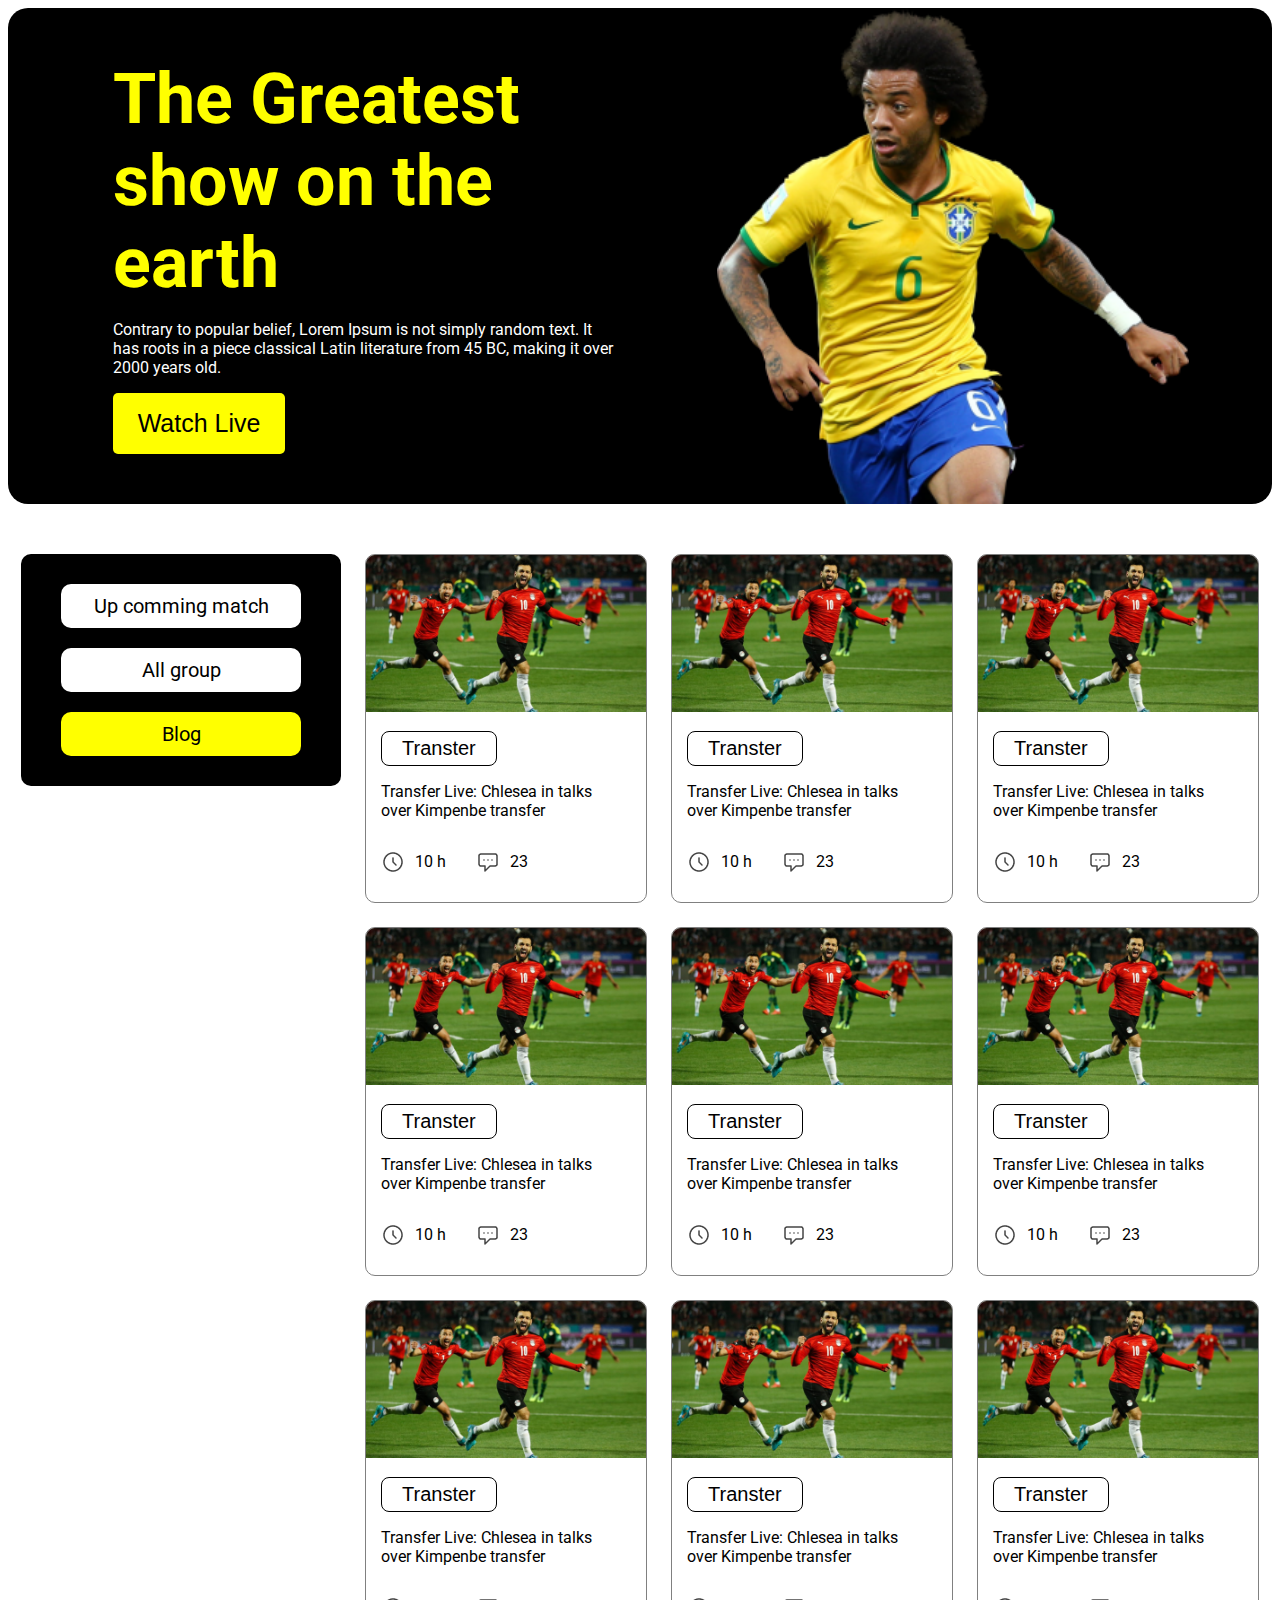
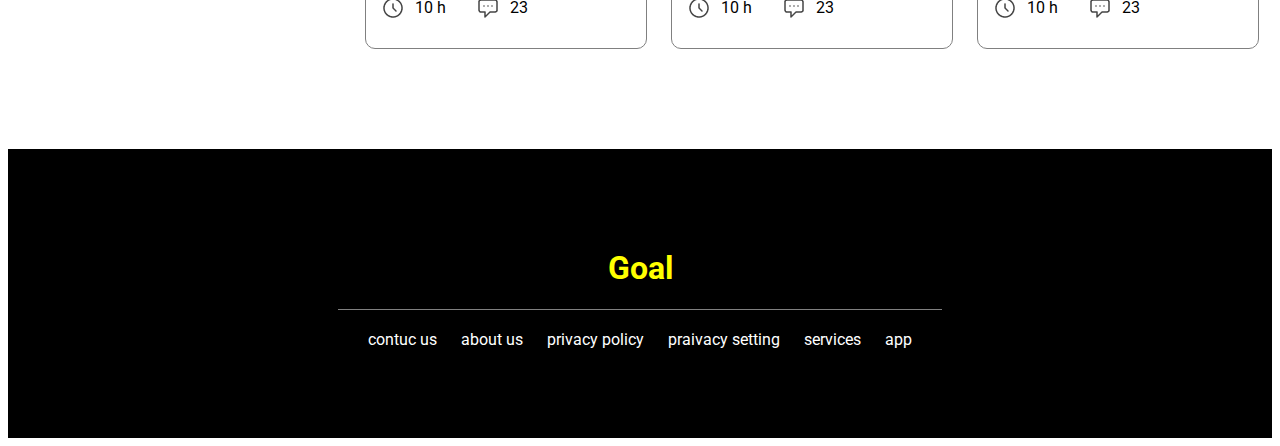
<file: index.html>
<!DOCTYPE html>
<html lang="en">

<head>
    <meta charset="UTF-8">
    <meta http-equiv="X-UA-Compatible" content="IE=edge">
    <meta name="viewport" content="width=device-width, initial-scale=1.0">
    <title>World Cup</title>
    <!------------------- stylesheet link ------------------>
    <link rel="stylesheet" href="style.css">
    <!------------------- google font link ----------------->
    <link rel="preconnect" href="https://fonts.googleapis.com">
    <link rel="preconnect" href="https://fonts.gstatic.com" crossorigin>
    <link href="https://fonts.googleapis.com/css2?family=Poppins&family=Roboto&family=The+Nautigal&display=swap"
        rel="stylesheet">
    <!--------------------- icon links --------------------->
    <link rel="stylesheet"
        href="https://fonts.googleapis.com/css2?family=Material+Symbols+Outlined:opsz,wght,FILL,GRAD@20..48,100..700,0..1,-50..200" />

    <link rel="stylesheet" href="https://cdnjs.cloudflare.com/ajax/libs/font-awesome/6.1.1/css/all.min.css"
        integrity="sha512-KfkfwYDsLkIlwQp6LFnl8zNdLGxu9YAA1QvwINks4PhcElQSvqcyVLLD9aMhXd13uQjoXtEKNosOWaZqXgel0g=="
        crossorigin="anonymous" referrerpolicy="no-referrer" />
</head>

<body>
    <!------------------- payer banner ------------------->
    <section class="player-banner">
        <div class="banner">
            <div class="player-info">
                <h1 class="banner-titel">The Greatest <br>show on the <br>earth</h1>
                <p class="banner-p">Contrary to popular belief, Lorem Ipsum is not simply random text. It has roots
                    in a piece
                    classical Latin literature from 45 BC, making it over
                    2000 years old.
                </p>
                <button class="watch-button">Watch Live
                    <i class="fa-solid fa-angle-right"></i>
                </button>
            </div>
            <div class="player-image"><img src="assets/Banner Image.png" alt=""></div>
        </div>
    </section>
    <!----------------- main big portion ------------------->
    <main class="main-portion">
        <section class="big-portion">
            <nav class="left-navigations">
                <div class="navigations">
                    <a class="link-button" href="sec-index.html">Up comming
                        match</a>
                    <a class="link-button" href="">All group</a>
                    <a class="link-button red-button" href="index.html">Blog</a>
                </div>
            </nav>
            <div class="right-cards">
                <div class="card">
                    <div> <img class="card-image" src="assets/Blog Image.png" alt=""></div>
                    <div class="card-info">
                        <div><button class="transfer-button">Transter</button></div>
                        <p>Transfer Live: Chlesea in talks <br>over Kimpenbe transfer</p>
                        <div class="card-bottom-info">
                            <img src="assets/Time Icon.png" alt="">
                            <p>10 h</p>
                            <img src="assets/Chat Icon.png" alt="">
                            <p>23</p>
                        </div>
                    </div>
                </div>
                <div class="card">
                    <div> <img class="card-image" src="assets/Blog Image.png" alt=""></div>
                    <div class="card-info">
                        <div><button class="transfer-button">Transter</button></div>
                        <p>Transfer Live: Chlesea in talks <br>over Kimpenbe transfer</p>
                        <div class="card-bottom-info">
                            <img src="assets/Time Icon.png" alt="">
                            <p>10 h</p>
                            <img src="assets/Chat Icon.png" alt="">
                            <p>23</p>
                        </div>
                    </div>
                </div>
                <div class="card">
                    <div> <img class="card-image" src="assets/Blog Image.png" alt=""></div>
                    <div class="card-info">
                        <div><button class="transfer-button">Transter</button></div>
                        <p>Transfer Live: Chlesea in talks <br>over Kimpenbe transfer</p>
                        <div class="card-bottom-info">
                            <img src="assets/Time Icon.png" alt="">
                            <p>10 h</p>
                            <img src="assets/Chat Icon.png" alt="">
                            <p>23</p>
                        </div>
                    </div>
                </div>
                <div class="card">
                    <div> <img class="card-image" src="assets/Blog Image.png" alt=""></div>
                    <div class="card-info">
                        <div><button class="transfer-button">Transter</button></div>
                        <p>Transfer Live: Chlesea in talks <br>over Kimpenbe transfer</p>
                        <div class="card-bottom-info">
                            <img src="assets/Time Icon.png" alt="">
                            <p>10 h</p>
                            <img src="assets/Chat Icon.png" alt="">
                            <p>23</p>
                        </div>
                    </div>
                </div>
                <div class="card">
                    <div> <img class="card-image" src="assets/Blog Image.png" alt=""></div>
                    <div class="card-info">
                        <div><button class="transfer-button">Transter</button></div>
                        <p>Transfer Live: Chlesea in talks <br>over Kimpenbe transfer</p>
                        <div class="card-bottom-info">
                            <img src="assets/Time Icon.png" alt="">
                            <p>10 h</p>
                            <img src="assets/Chat Icon.png" alt="">
                            <p>23</p>
                        </div>
                    </div>
                </div>
                <div class="card">
                    <div> <img class="card-image" src="assets/Blog Image.png" alt=""></div>
                    <div class="card-info">
                        <div><button class="transfer-button">Transter</button></div>
                        <p>Transfer Live: Chlesea in talks <br>over Kimpenbe transfer</p>
                        <div class="card-bottom-info">
                            <img src="assets/Time Icon.png" alt="">
                            <p>10 h</p>
                            <img src="assets/Chat Icon.png" alt="">
                            <p>23</p>
                        </div>
                    </div>
                </div>
                <div class="card last-3">
                    <div> <img class="card-image" src="assets/Blog Image.png" alt=""></div>
                    <div class="card-info">
                        <div><button class="transfer-button">Transter</button></div>
                        <p>Transfer Live: Chlesea in talks <br>over Kimpenbe transfer</p>
                        <div class="card-bottom-info">
                            <img src="assets/Time Icon.png" alt="">
                            <p>10 h</p>
                            <img src="assets/Chat Icon.png" alt="">
                            <p>23</p>
                        </div>
                    </div>
                </div>
                <div class="card last-3">
                    <div> <img class="card-image" src="assets/Blog Image.png" alt=""></div>
                    <div class="card-info">
                        <div><button class="transfer-button">Transter</button></div>
                        <p>Transfer Live: Chlesea in talks <br>over Kimpenbe transfer</p>
                        <div class="card-bottom-info">
                            <img src="assets/Time Icon.png" alt="">
                            <p>10 h</p>
                            <img src="assets/Chat Icon.png" alt="">
                            <p>23</p>
                        </div>
                    </div>
                </div>
                <div class="card last-3">
                    <div> <img class="card-image" src="assets/Blog Image.png" alt=""></div>
                    <div class="card-info">
                        <div><button class="transfer-button">Transter</button></div>
                        <p>Transfer Live: Chlesea in talks <br>over Kimpenbe transfer</p>
                        <div class="card-bottom-info">
                            <img src="assets/Time Icon.png" alt="">
                            <p>10 h</p>
                            <img src="assets/Chat Icon.png" alt="">
                            <p>23</p>
                        </div>
                    </div>
                </div>
            </div>
            <div class="view-all-part">
                <a class="view-link-button" href="">View All</a>
            </div>
        </section>
    </main>
    <!---------------------- footer ----------------------->
    <footer class="footer-portion">
        <div class="footer-part">
            <h1 class="goal">Goal</h1>
            <div class="short-links">
                <a class="footer-link" href="https://github.com/" target="_blank">contuc us</a>
                <a class="footer-link" href="https://github.com/" target="_blank">about us</a>
                <a class="footer-link" href="https://github.com/" target="_blank">privacy policy</a>
                <a class="footer-link" href="https://github.com/" target="_blank">praivacy setting </a>
                <a class="footer-link" href="https://github.com/" target="_blank">services</a>
                <a class="footer-link" href="https://github.com/" target="_blank">app</a>
            </div>
            <div class="icons">
                <a href="https://github.com/" target="_blank"><i class=" social-icon fa-brands fa-facebook-square"></i>
                </a>
                <a href="https://github.com/" target="_blank"><i class=" social-icon fa-brands fa-linkedin"></i> </a>
                <a href="https://github.com/" target="_blank"><i class=" social-icon fa-brands fa-instagram"></i> </a>
                <a href="https://github.com/" target="_blank"><i class=" social-icon fa-brands fa-twitter-square"></i>
                </a>
                <a href="https://github.com/" target="_blank"><i
                        class=" social-icon fa-brands fa-google-plus-square"></i> </a>
            </div>
        </div>
    </footer>
</body>

</html>
</file>
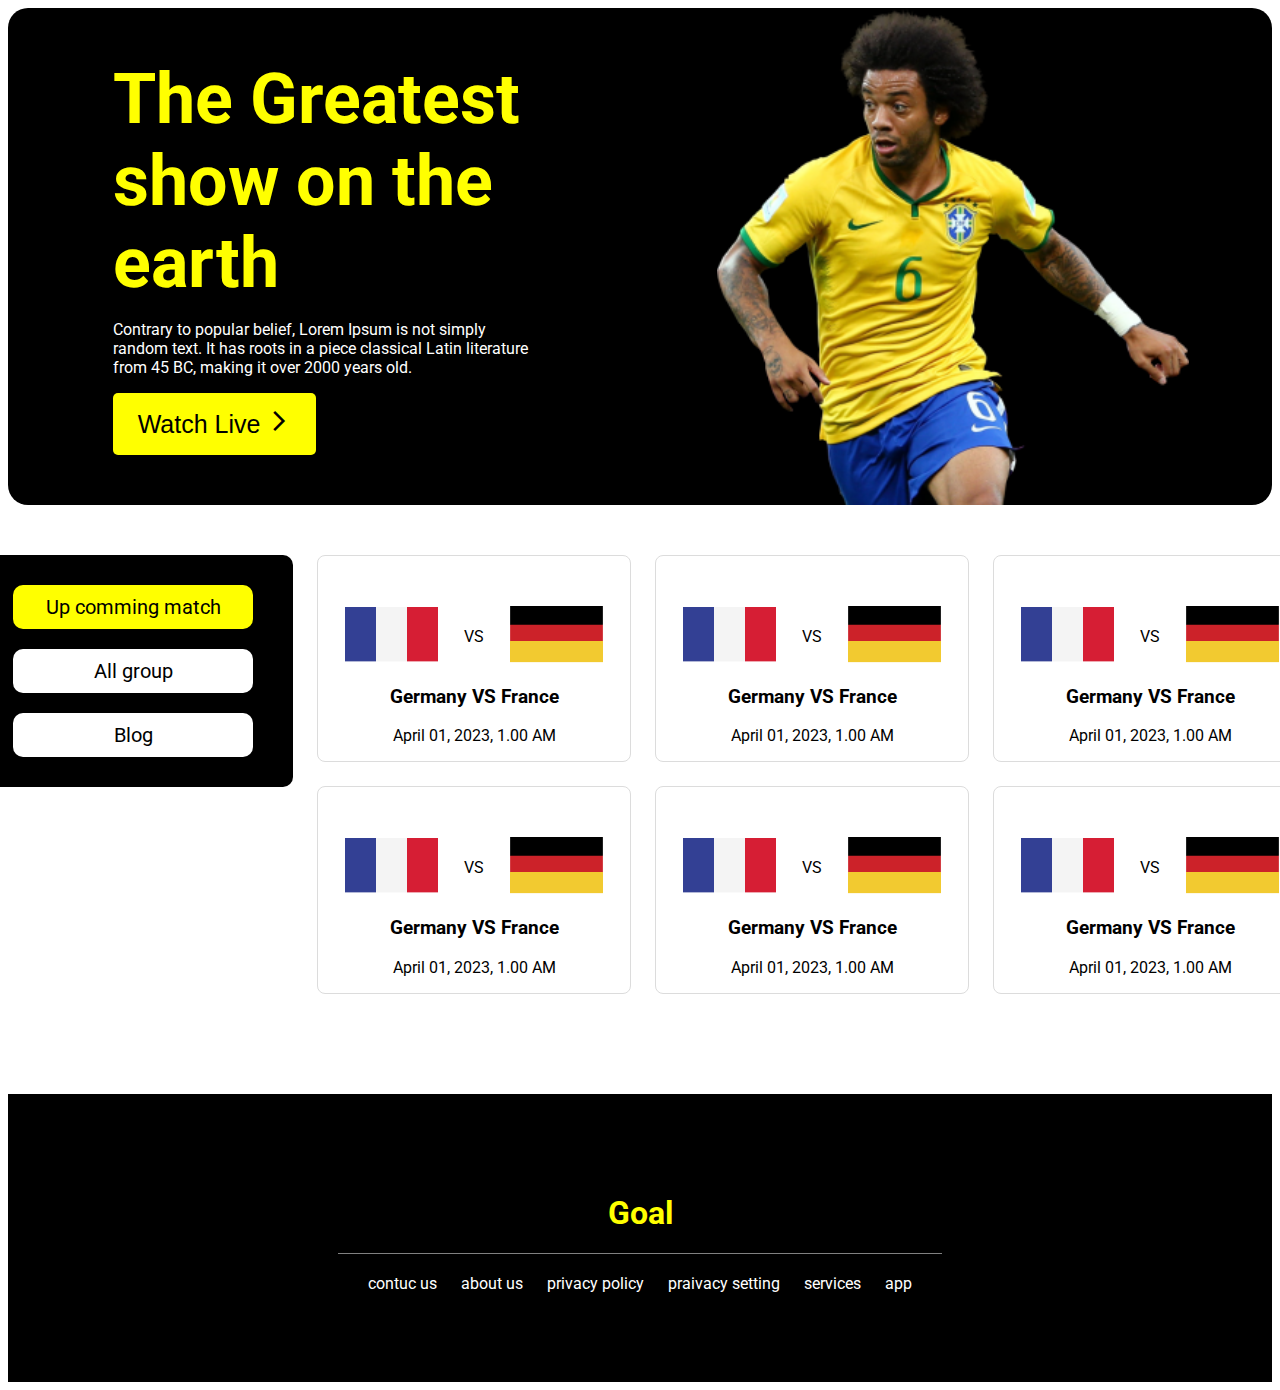
<file: sec-index.html>
<!DOCTYPE html>
<html lang="en">

<head>
    <meta charset="UTF-8">
    <meta http-equiv="X-UA-Compatible" content="IE=edge">
    <meta name="viewport" content="width=device-width, initial-scale=1.0">
    <title>World Cup</title>
    <!------------------- stylesheet link ------------------>
    <link rel="stylesheet" href="style.css">
    <link rel="stylesheet" href="sec-style.css">
    <!------------------- google font link ----------------->
    <link rel="preconnect" href="https://fonts.googleapis.com">
    <link rel="preconnect" href="https://fonts.gstatic.com" crossorigin>
    <link href="https://fonts.googleapis.com/css2?family=Poppins&family=Roboto&family=The+Nautigal&display=swap"
        rel="stylesheet">
    <!--------------------- icon links --------------------->
    <link rel="stylesheet"
        href="https://fonts.googleapis.com/css2?family=Material+Symbols+Outlined:opsz,wght,FILL,GRAD@20..48,100..700,0..1,-50..200" />

    <link rel="stylesheet" href="https://cdnjs.cloudflare.com/ajax/libs/font-awesome/6.1.1/css/all.min.css"
        integrity="sha512-KfkfwYDsLkIlwQp6LFnl8zNdLGxu9YAA1QvwINks4PhcElQSvqcyVLLD9aMhXd13uQjoXtEKNosOWaZqXgel0g=="
        crossorigin="anonymous" referrerpolicy="no-referrer" />
</head>

<body>
    <!------------------- payer banner ------------------->
    <section class="player-banner">
        <div class="banner">
            <div class="player-info">
                <h1 class="banner-titel">The Greatest <br>show on the <br>earth</h1>
                <p class="banner-p">Contrary to popular belief, Lorem Ipsum is not simply <br>random text. It has roots
                    in a piece
                    classical Latin literature <br> from 45 BC, making it over
                    2000 years old.
                </p>
                <button class="watch-button">Watch Live <span class="material-symbols-outlined">
                        arrow_forward_ios
                    </span>
                </button>
            </div>
            <div class="player-image"><img src="assets/Banner Image.png" alt=""></div>
        </div>
    </section>
    <!----------------- main big portion ------------------->
    <main class="main-portion">
        <section class="big-portion">
            <nav class="left-navigations">
                <div class="navigations">
                    <a class="link-button yello-button" href="sec-index.html">Up comming match</a>
                    <a class="link-button" href="/">All group</a>
                    <a class="link-button red-button" href="index.html">Blog</a>
                </div>
            </nav>
            <div class="right-matches">
                <div class="match-cards">
                    <div class="flags">
                        <div><img src="assets/Flag.png" alt=""></div>
                        <div>VS</div>
                        <div><img src="assets/germany Flag.png" alt=""></div>
                    </div>
                    <div class="match-info">
                        <h3 class="info-title">Germany VS France </h3>
                        <p class="match-time">April 01, 2023, 1.00 AM</p>
                    </div>
                </div>
                <div class="match-cards">
                    <div class="flags">
                        <div><img src="assets/Flag.png" alt=""></div>
                        <div>VS</div>
                        <div><img src="assets/germany Flag.png" alt=""></div>
                    </div>
                    <div class="match-info">
                        <h3 class="info-title">Germany VS France </h3>
                        <p class="match-time">April 01, 2023, 1.00 AM</p>
                    </div>
                </div>
                <div class="match-cards">
                    <div class="flags">
                        <div><img src="assets/Flag.png" alt=""></div>
                        <div>VS</div>
                        <div><img src="assets/germany Flag.png" alt=""></div>
                    </div>
                    <div class="match-info">
                        <h3 class="info-title">Germany VS France </h3>
                        <p class="match-time">April 01, 2023, 1.00 AM</p>
                    </div>
                </div>
                <div class="match-cards">
                    <div class="flags">
                        <div><img src="assets/Flag.png" alt=""></div>
                        <div>VS</div>
                        <div><img src="assets/germany Flag.png" alt=""></div>
                    </div>
                    <div class="match-info">
                        <h3 class="info-title">Germany VS France </h3>
                        <p class="match-time">April 01, 2023, 1.00 AM</p>
                    </div>
                </div>
                <div class="match-cards">
                    <div class="flags">
                        <div><img src="assets/Flag.png" alt=""></div>
                        <div>VS</div>
                        <div><img src="assets/germany Flag.png" alt=""></div>
                    </div>
                    <div class="match-info">
                        <h3 class="info-title">Germany VS France </h3>
                        <p class="match-time">April 01, 2023, 1.00 AM</p>
                    </div>
                </div>
                <div class="match-cards">
                    <div class="flags">
                        <div><img src="assets/Flag.png" alt=""></div>
                        <div>VS</div>
                        <div><img src="assets/germany Flag.png" alt=""></div>
                    </div>
                    <div class="match-info">
                        <h3 class="info-title">Germany VS France </h3>
                        <p class="match-time">April 01, 2023, 1.00 AM</p>
                    </div>
                </div>
            </div>
        </section>
    </main>
    <!---------------------- footer ----------------------->
    <footer class="footer-portion">
        <div class="footer-part">
            <h1 class="goal">Goal</h1>
            <div class="short-links">
                <a class="footer-link" href="https://github.com/" target="_blank">contuc us</a>
                <a class="footer-link" href="https://github.com/" target="_blank">about us</a>
                <a class="footer-link" href="https://github.com/" target="_blank">privacy policy</a>
                <a class="footer-link" href="https://github.com/" target="_blank">praivacy setting </a>
                <a class="footer-link" href="https://github.com/" target="_blank">services</a>
                <a class="footer-link" href="https://github.com/" target="_blank">app</a>
            </div>
            <div class="icons">
                <a href="https://github.com/" target="_blank"> <i class=" social-icon fa-brands fa-facebook-square"></i>
                </a>
                <a href="https://github.com/" target="_blank"> <i class=" social-icon fa-brands fa-linkedin"></i> </a>
                <a href="https://github.com/" target="_blank"> <i class=" social-icon fa-brands fa-instagram"></i> </a>
                <a href="https://github.com/" target="_blank"> <i class=" social-icon fa-brands fa-twitter-square"></i>
                </a>
                <a href="https://github.com/" target="_blank"> <i
                        class=" social-icon fa-brands fa-google-plus-square"></i> </a>
            </div>
        </div>
    </footer>
</body>

</html>
</file>
<file: style.css>
/************ css common utilities ************/

body {
    font-family: 'Roboto', sans-serif;
}

/************ player banner ************/

.player-banner {
    display: flex;
    justify-content: center;
}

.banner {
    display: flex;
    justify-content: space-evenly;
    width: 1332px;
    background-color: rgb(0, 0, 0);
    border-radius: 20px;
}

.player-info,
.player-image {
    width: 500px;
}

.player-info {
    padding: 50px;
}

.player-image img {
    height: 100%;
}

.banner-titel {
    font-size: 70px;
    font-weight: 700;
    margin-top: 0;
    margin-bottom: 0;
    color: yellow;
    animation-name: title-color-change;
    animation-duration: 3s;
    animation-iteration-count: infinite;
}

@keyframes title-color-change {
    0% {
        color: rgb(46, 253, 70);
    }

    25% {
        color: yellow;
    }

    50% {
        color: rgb(255, 0, 0);
    }

    100% {
        color: rgb(0, 255, 247);
    }
}

.banner-p {
    color: white;
    font-size: 16px;
}

.watch-button {
    font-size: 25px;
    border: none;
    padding: 16px 25px;
    color: rgb(0, 0, 0);
    background-color: yellow;
    border-radius: 5px;
    transition: transform 1s;
    animation-name: color-change;
    animation-duration: 3s;
    animation-iteration-count: infinite;
}

@keyframes color-change {
    0% {
        background-color: rgb(46, 253, 70);
    }

    25% {
        background-color: yellow;
    }

    50% {
        background-color: rgb(255, 0, 0);
    }

    100% {
        background-color: rgb(0, 255, 247);
    }
}

.watch-button:hover {
    transform: rotate(720deg);
}

/************ main big portion ************/

.main-portion {
    display: flex;
    justify-content: center;
    margin-top: 50px;
}

.big-portion {
    display: flex;
    justify-content: space-between;
    border-radius: 20px;
    background-color: rgb(255, 255, 255);
}

/* left-navigations */

.navigations {
    display: flex;
    flex-direction: column;
    justify-content: center;
    align-items: center;
    padding: 20px;
    background-color: black;
    width: 280px;
    border-radius: 10px;
    margin-right: 24px;
}

.link-button {
    display: block;
    text-decoration: none;
    text-align: center;
    font-size: 20px;
    color: black;
    background-color: white;
    width: 220px;
    padding: 10px 10px;
    border-radius: 10px;
    margin: 10px;
}

.red-button {
    background-color: yellow;
    color: black;
}

/* right cards */

.right-cards {
    display: grid;
    grid-template-columns: repeat(3, 1fr);
    grid-column-gap: 24px;
    grid-row-gap: 24px;
    background-color: rgb(255, 255, 255);
}

.card {
    background-color: rgb(255, 255, 255);
    border-radius: 10px;
    border: 1px solid gray;
    width: 280px;
}

.card-image {
    width: 100%;
}

.transfer-button {
    padding: 5px 20px;
    font-size: 20px;
    background-color: rgb(255, 255, 255);
    border-radius: 8px;
    border: none;
    border: 1px solid black;
}

.card-info {
    margin: 15px;
}

.card-bottom-info {
    display: flex;
    align-items: center;
}

.card-bottom-info img {
    margin-right: 10px;
}

.card-bottom-info p {
    margin-right: 30px;
}

/* view-link-button */

.view-all-part {
    margin: 30px;
    display: none;
}

.view-link-button {
    text-decoration: none;
    font-size: 25px;
    border: none;
    padding: 16px 25px;
    color: rgb(0, 0, 0);
    background-color: yellow;
    border-radius: 5px;
}

/******************* footer-portion ******************/

.footer-portion {
    display: flex;
    justify-content: center;
    background-color: black;
    margin-top: 100px;
}

.footer-part {
    display: flex;
    flex-direction: column;
    align-items: center;
    background-color: rgb(0, 0, 0);
}

.goal {
    color: yellow;
    margin-top: 100px;
}

.short-links {
    border-top: 1px solid gray;
    padding: 20px;
}

.footer-link {
    text-decoration: none;

    color: white;
    margin-left: 10px;
    margin-right: 10px;

}

.icons {
    padding: 20px;
}

/* .icons a {
    text-decoration: none;
} */

.social-icon {
    font-size: 25px;
    margin-left: 10px;
    margin-right: 10px;
    color: white;
}

/******************* tablet and laptop version  ****************/

/* big-portion */

@media screen and (max-width: 1098px) {

    /* banner section */
    .player-info,
    .player-image {
        width: 300px;
    }

    .player-info {
        padding: 20px;
    }

    .banner-titel {
        font-size: 40px;
    }

    .banner-p {
        text-overflow: ellipsis;

    }

    .watch-button {
        font-size: 20px;
        padding: 12px 20px;
        border-radius: 5px;
    }

    /* big .big-portion */

    .big-portion {
        display: flex;
        flex-direction: column;
        align-items: center;
    }

    .navigations {
        flex-direction: row;
        background-color: rgb(255, 255, 255);
        width: 700px;
        margin-left: auto;
        margin-right: auto;
        margin-bottom: 50px;
    }

    .link-button {
        border: 1px solid gray;
    }

    .right-cards {
        grid-template-columns: repeat(2, 1fr);
    }

    .last-3 {
        display: none;
    }

    .view-all-part {
        display: inline;
    }
}

/******************* mobile version  ****************/

@media screen and (max-width: 750px) {

    /* banner section */

    .banner {
        flex-direction: column;
        align-items: center;
    }

    .player-info {
        display: flex;
        flex-direction: column;
        align-items: center;
        margin-top: 30px;
    }

    .banner-titel {
        font-size: 28px;
        text-align: center;
    }

    .banner-p {
        text-align: center;
        font-size: 16px;
    }

    .player-image {
        margin-top: 30px;
    }

    /* big .big-portion */

    .navigations {
        flex-direction: column;
        justify-content: center;
        width: 280px;
        align-items: center;
        margin-left: auto;
        margin-right: auto;
    }

    .red-button {
        background-color: yellow;
        color: black;
    }

    .right-cards {
        grid-template-columns: repeat(1, 1fr);
    }

    /* footer */

    .footer-link {
        text-align: center;
        display: block;
        margin-bottom: 15px;
    }
}
</file>
<file: sec-style.css>
/************ upcoming matches portion ************/

.right-matches {
    display: grid;
    grid-template-columns: repeat(3, 1fr);
    grid-column-gap: 24px;
    grid-row-gap: 24px;
}

.match-cards {
    background-color: rgb(255, 255, 255);
    border-radius: 8px;
    border: 1px solid rgb(220, 220, 220);
    width: 312px;
}

.flags {
    display: flex;
    justify-content: space-evenly;
    align-items: center;
    padding-top: 50px;
}

.match-time,
.info-title {
    text-align: center;
}

/* button color change */

.yello-button {
    background-color: yellow;
}

.red-button {
    background-color: white;
}

/******************* tablet version  ****************/

@media screen and (max-width: 1100px) {
    .right-matches {
        grid-template-columns: repeat(2, 1fr);
    }
}

/******************* mobile version  ****************/

@media screen and (max-width: 778px) {
    .right-matches {
        grid-template-columns: repeat(1, 1fr);
    }
}
</file>
